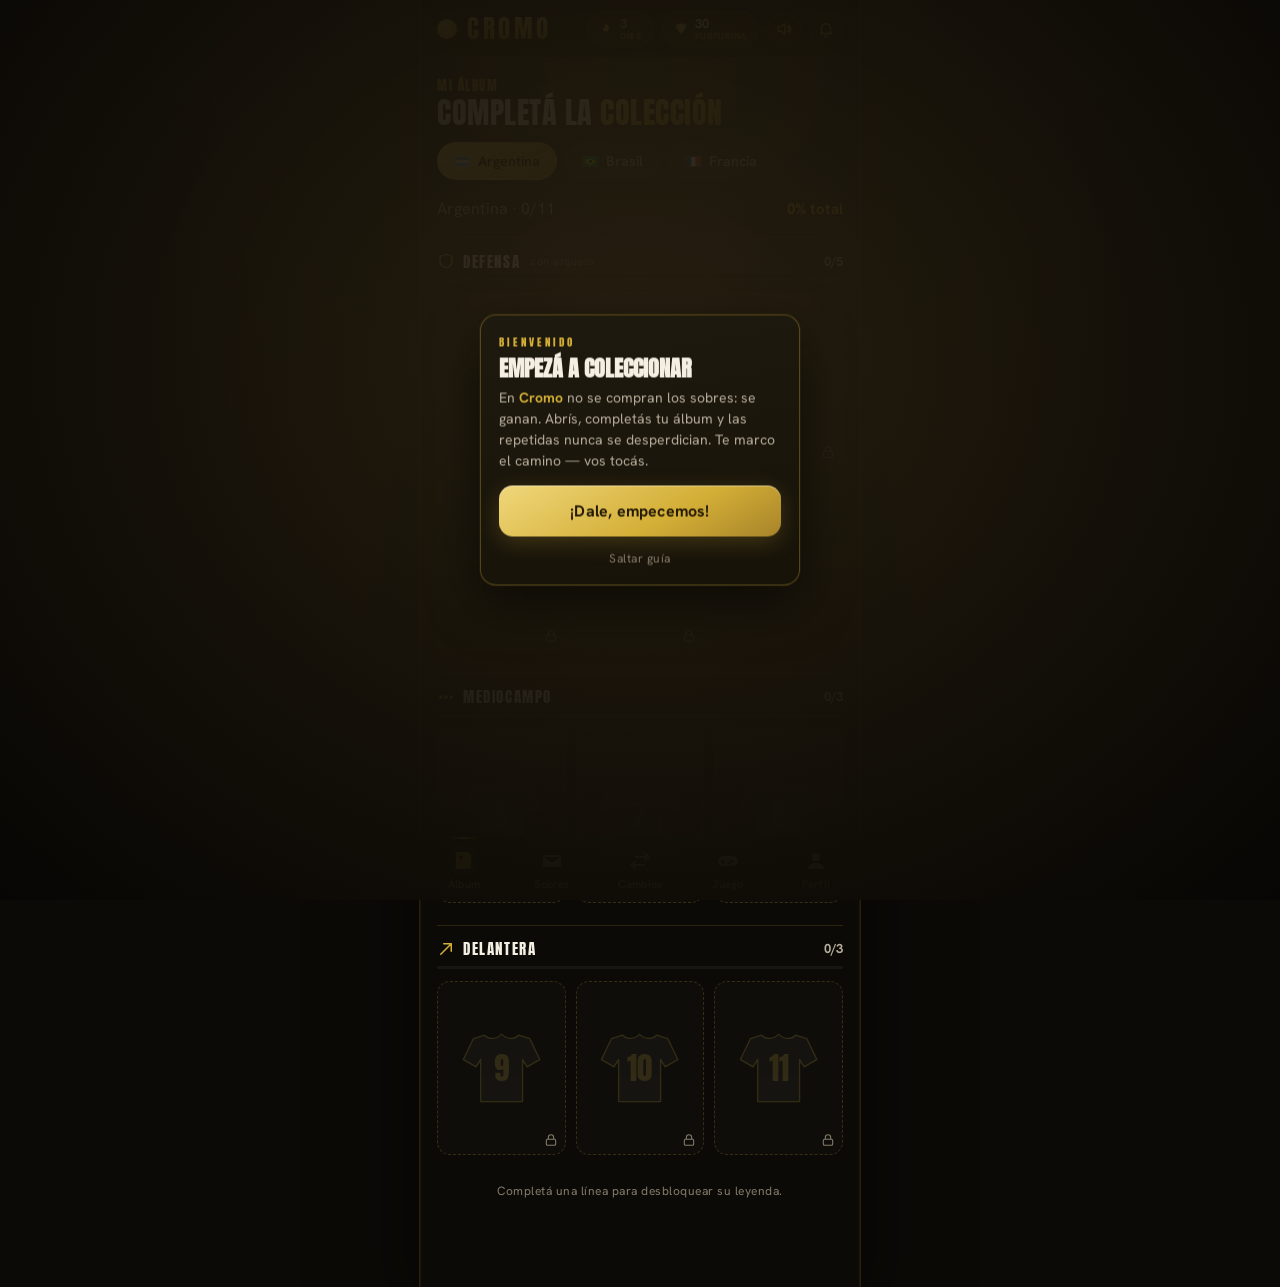
<file: index.html>
<!DOCTYPE html>
<html lang="es">
<head>
  <meta charset="UTF-8" />
  <meta name="viewport" content="width=device-width, initial-scale=1, viewport-fit=cover" />
  <meta name="theme-color" content="#0c0a07" />
  <meta name="description" content="Cromo — álbum de figuritas digital" />

  <title>Cromo</title>

  <link rel="manifest" href="./manifest.json" />
  <link rel="icon" type="image/svg+xml" href="./assets/icon.svg" />
  <link rel="apple-touch-icon" href="./assets/icon.svg" />

  <link rel="preconnect" href="https://fonts.googleapis.com" />
  <link rel="preconnect" href="https://fonts.gstatic.com" crossorigin />
  <link href="https://fonts.googleapis.com/css2?family=Anton&family=Hanken+Grotesk:wght@300;400;500;600;700&display=swap" rel="stylesheet" />

  <link rel="stylesheet" href="./css/styles.css" />
</head>
<body>
  <div class="app-frame">
    <header class="app-header">
      <div class="brand">
        <span class="brand-mark" aria-hidden="true"></span>
        <h1 class="brand-name">Cromo</h1>
      </div>
      <div class="header-stats">
        <div class="chip chip-streak" id="chip-streak" aria-label="Racha diaria"></div>
        <a class="chip chip-purp" id="chip-purp" href="#/tienda" aria-label="Purpurina · ir a tienda"></a>
        <button class="sound-btn" id="sound-toggle" type="button" aria-label="Sonido"></button>
        <button class="notif-bell" id="notif-bell" type="button" aria-label="Notificaciones"></button>
      </div>
    </header>

    <main id="view" class="app-view" role="main" aria-live="polite"></main>

    <nav class="app-tabs" role="navigation" aria-label="Navegación principal">
      <a class="tab" href="#/album" data-route="album">
        <svg class="tab-icon" viewBox="0 0 24 24" aria-hidden="true"><path d="M5 4h11l3 3v13a1 1 0 0 1-1 1H5a1 1 0 0 1-1-1V5a1 1 0 0 1 1-1zm2 4v4l2-1.2L11 12V8H7z"/></svg>
        <span class="tab-label">Álbum</span>
      </a>
      <a class="tab" href="#/sobres" data-route="sobres">
        <svg class="tab-icon" viewBox="0 0 24 24" aria-hidden="true"><path d="M4 6h16a1 1 0 0 1 1 1v10a1 1 0 0 1-1 1H4a1 1 0 0 1-1-1V7a1 1 0 0 1 1-1zm0 2v.4l8 5 8-5V8H4z"/></svg>
        <span class="tab-label">Sobres</span>
      </a>
      <a class="tab" href="#/cambios" data-route="cambios">
        <svg class="tab-icon" viewBox="0 0 24 24" aria-hidden="true"><path d="M7 7h11l-2.5-2.5L17 3l5 5-5 5-1.5-1.5L18 9H7V7zm10 10H6l2.5 2.5L7 21l-5-5 5-5 1.5 1.5L6 15h11v2z"/></svg>
        <span class="tab-label">Cambios</span>
      </a>
      <a class="tab" href="#/juego" data-route="juego">
        <svg class="tab-icon" viewBox="0 0 24 24" aria-hidden="true"><path d="M7 7a5 5 0 0 0-5 5 5 5 0 0 0 5 5h10a5 5 0 0 0 5-5 5 5 0 0 0-5-5H7zm-1 4h2v1h1v2H8v1H6v-1H5v-2h1v-1zm10 0a1.5 1.5 0 1 1 0 3 1.5 1.5 0 0 1 0-3zm-3 2a1.5 1.5 0 1 1 0 3 1.5 1.5 0 0 1 0-3z"/></svg>
        <span class="tab-label">Juego</span>
      </a>
      <a class="tab" href="#/perfil" data-route="perfil">
        <svg class="tab-icon" viewBox="0 0 24 24" aria-hidden="true"><path d="M12 12a4 4 0 1 0 0-8 4 4 0 0 0 0 8zm0 2c-4 0-8 2-8 5v1h16v-1c0-3-4-5-8-5z"/></svg>
        <span class="tab-label">Perfil</span>
      </a>
    </nav>
  </div>

  <script defer src="./js/icons.js"></script>
  <script defer src="./js/data.js"></script>
  <script defer src="./js/jersey.js"></script>
  <script defer src="./js/state.js"></script>
  <script defer src="./js/pack.js"></script>
  <script defer src="./js/legends.js"></script>
  <script defer src="./js/notifications.js"></script>
  <script defer src="./js/audio.js"></script>
  <script defer src="./js/anim.js"></script>
  <script defer src="./js/views/sticker.js"></script>
  <script defer src="./js/views/reveal.js"></script>
  <script defer src="./js/views/sobres.js"></script>
  <script defer src="./js/views/album.js"></script>
  <script defer src="./js/views/cambios.js"></script>
  <script defer src="./js/views/tienda.js"></script>
  <script defer src="./js/views/notifs.js"></script>
  <script defer src="./js/views/placeholder.js"></script>
  <script defer src="./js/onboarding.js"></script>
  <script defer src="./js/app.js"></script>

  <script>
    if ('serviceWorker' in navigator) {
      window.addEventListener('load', () => {
        navigator.serviceWorker.register('./sw.js').catch(() => {});
      });
    }
  </script>
</body>
</html>
</file>
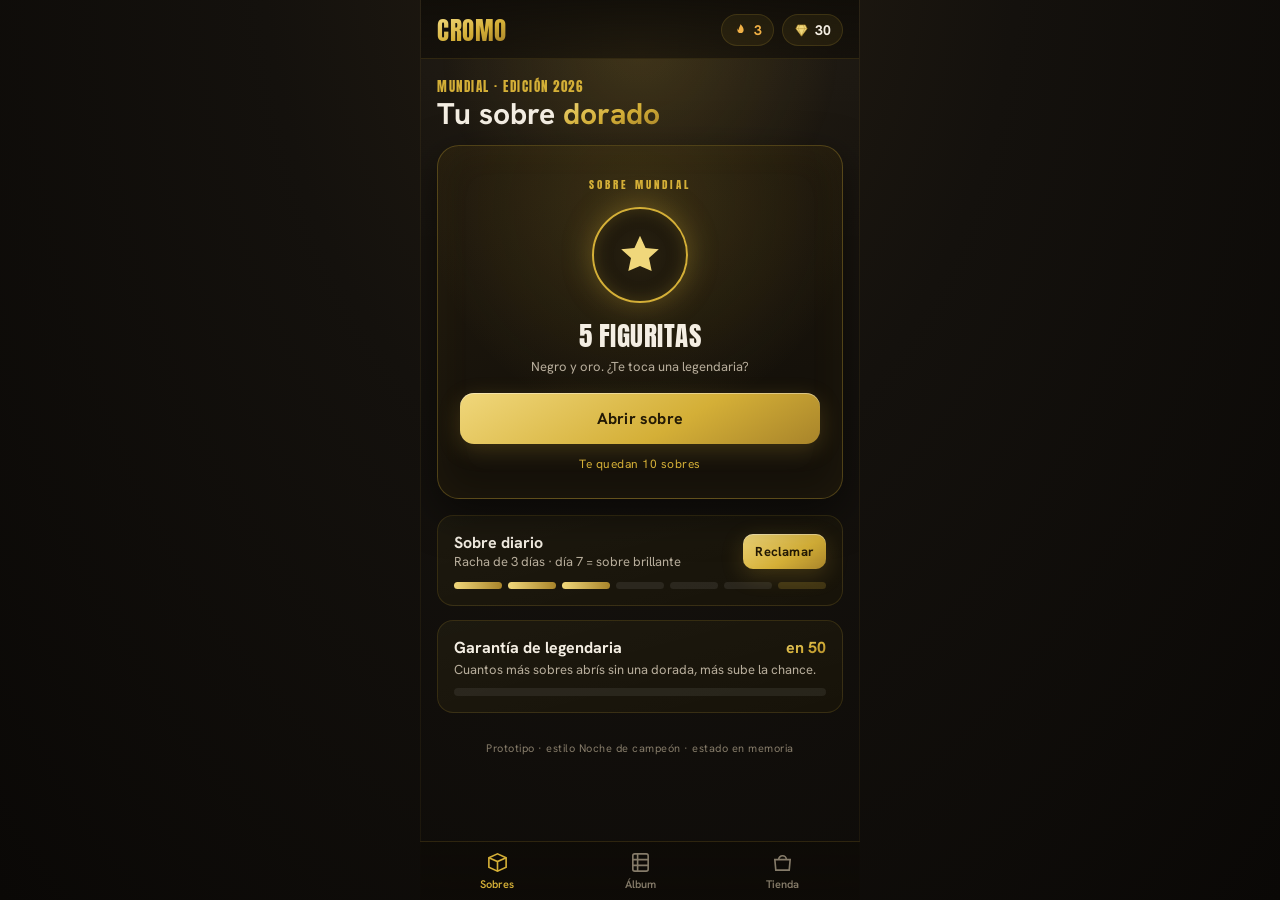
<file: referencia/index.html>
<!DOCTYPE html>
<html lang="es">
<head>
<meta charset="UTF-8">
<meta name="viewport" content="width=device-width, initial-scale=1.0, maximum-scale=1.0, user-scalable=no">
<meta name="theme-color" content="#14110d">
<title>Cromo — Noche de campeón</title>
<link rel="preconnect" href="https://fonts.googleapis.com">
<link rel="preconnect" href="https://fonts.gstatic.com" crossorigin>
<link href="https://fonts.googleapis.com/css2?family=Anton&family=Hanken+Grotesk:wght@400;500;600;700&display=swap" rel="stylesheet">
<style>
:root{
  --bg:#0c0a07; --panel:#171309; --panel2:#1f1a0f;
  --gold:#D4AF37; --gold-lt:#F0D77B; --gold-dk:#A8842A;
  --cream:#F4EEE3; --muted:#B8AE9C; --dim:#857B69;
  --comun:#9DA3AB; --especial:#4FA3E3; --brillante:#9B6DD6; --legendaria:#D4AF37;
  --line:rgba(212,175,55,.16);
}
*{box-sizing:border-box;-webkit-tap-highlight-color:transparent;}
html,body{margin:0;padding:0;}
body{
  font-family:'Hanken Grotesk',sans-serif;
  background:radial-gradient(ellipse at 50% -10%, #241d12 0%, #14110d 42%, #0a0806 100%) fixed;
  color:var(--cream); min-height:100vh;
}
#app{
  max-width:440px; margin:0 auto; min-height:100vh; position:relative;
  padding-bottom:78px; overflow:hidden;
  background:linear-gradient(180deg, rgba(255,255,255,.015), transparent 30%);
  border-left:1px solid rgba(212,175,55,.07); border-right:1px solid rgba(212,175,55,.07);
}
#app::before{
  content:""; position:fixed; top:-120px; left:50%; transform:translateX(-50%);
  width:480px; height:340px; border-radius:50%; pointer-events:none; z-index:0;
  background:radial-gradient(circle, rgba(212,175,55,.16), transparent 68%);
}
.au{font-family:'Anton',sans-serif;font-weight:400;letter-spacing:.5px;text-transform:uppercase;}
.gold-text{
  background:linear-gradient(160deg,var(--gold-lt),var(--gold) 55%,var(--gold-dk));
  -webkit-background-clip:text;background-clip:text;color:transparent;
}

/* Header */
header{
  position:sticky;top:0;z-index:20;display:flex;align-items:center;justify-content:space-between;
  padding:14px 16px 12px; backdrop-filter:blur(10px);
  background:linear-gradient(180deg, rgba(16,13,8,.92), rgba(16,13,8,.62));
  border-bottom:1px solid var(--line);
}
.brand{font-size:25px;line-height:1;}
.stats{display:flex;gap:8px;align-items:center;}
.chip{
  display:flex;align-items:center;gap:6px;padding:6px 11px;border-radius:999px;
  background:rgba(212,175,55,.08);border:1px solid var(--line);
  font-weight:700;font-size:14px;color:var(--cream);
}
.chip svg{width:15px;height:15px;display:block;}
.chip.flame{color:#F0B046;}

/* Layout */
main{position:relative;z-index:1;padding:18px 16px 8px;}
.sec-title{font-size:13px;letter-spacing:1.5px;color:var(--gold);margin:0 0 2px;}
.h1{font-size:30px;line-height:1.04;margin:0 0 16px;}
.muted{color:var(--muted);} .dim{color:var(--dim);}

/* Buttons */
.btn{
  font-family:'Hanken Grotesk';font-weight:700;font-size:16px;border:none;cursor:pointer;
  border-radius:14px;padding:15px 18px;width:100%;color:#241a05;letter-spacing:.2px;
  background:linear-gradient(150deg,var(--gold-lt),var(--gold) 60%,var(--gold-dk));
  box-shadow:0 6px 22px rgba(212,175,55,.22), inset 0 1px 0 rgba(255,255,255,.4);
  transition:transform .12s ease, box-shadow .2s ease;
}
.btn:active{transform:scale(.975);}
.btn:disabled{filter:grayscale(.7) brightness(.65);box-shadow:none;cursor:default;color:#0a0806;}
.btn.ghost{background:transparent;color:var(--gold);border:1px solid var(--line);box-shadow:none;}
.btn.sm{font-size:13px;padding:9px 12px;border-radius:10px;width:auto;}

/* Pack card */
.pack{
  position:relative;border-radius:22px;padding:30px 22px 26px;margin-bottom:16px;overflow:hidden;
  background:
    radial-gradient(circle at 50% 18%, rgba(212,175,55,.16), transparent 60%),
    linear-gradient(165deg,#211a0e,#15110a 70%);
  border:1px solid rgba(212,175,55,.3);
  box-shadow:0 14px 40px rgba(0,0,0,.5), inset 0 0 40px rgba(212,175,55,.05);
  text-align:center;
}
.pack .ribbon{font-size:11px;letter-spacing:3px;color:var(--gold);}
.pack .crest{
  width:96px;height:96px;margin:14px auto 12px;border-radius:50%;display:grid;place-items:center;
  background:radial-gradient(circle,#2a2210,#15110a);border:2px solid var(--gold);
  box-shadow:0 0 30px rgba(212,175,55,.35), inset 0 0 18px rgba(212,175,55,.25);
}
.pack .crest svg{width:46px;height:46px;}
.pack h2{font-size:27px;margin:6px 0 2px;}
.pack .sub{font-size:13px;color:var(--muted);margin-bottom:18px;}
.pack .count{font-size:12px;color:var(--gold);margin-top:12px;letter-spacing:.5px;}

/* Cards (daily / pity) */
.card{
  background:linear-gradient(165deg,rgba(255,255,255,.025),transparent), var(--panel);
  border:1px solid var(--line); border-radius:16px; padding:16px;margin-bottom:14px;
}
.row{display:flex;align-items:center;justify-content:space-between;gap:12px;}
.streak-dots{display:flex;gap:6px;margin-top:12px;}
.sd{flex:1;height:7px;border-radius:99px;background:rgba(255,255,255,.08);}
.sd.on{background:linear-gradient(90deg,var(--gold-lt),var(--gold-dk));}
.sd.gift{background:rgba(212,175,55,.2);}
.bar{height:8px;border-radius:99px;background:rgba(255,255,255,.07);overflow:hidden;margin-top:10px;}
.bar > i{display:block;height:100%;background:linear-gradient(90deg,var(--gold-lt),var(--gold));border-radius:99px;}

/* Flag + jersey */
.flag{width:17px;height:11px;border-radius:2px;border:.5px solid rgba(255,255,255,.3);
  display:inline-block;vertical-align:-1px;flex:0 0 auto;}
.jsvg{width:86%;height:86%;display:block;filter:drop-shadow(0 4px 8px rgba(0,0,0,.4));}

/* Album */
.pages{display:flex;gap:8px;overflow-x:auto;padding-bottom:4px;margin-bottom:14px;}
.pages::-webkit-scrollbar{display:none;}
.page-tab{
  flex:0 0 auto;padding:9px 16px;border-radius:999px;font-weight:600;font-size:14px;cursor:pointer;
  display:flex;align-items:center;gap:7px;
  background:rgba(255,255,255,.04);border:1px solid transparent;color:var(--muted);white-space:nowrap;
}
.page-tab.active{color:#241a05;background:linear-gradient(150deg,var(--gold-lt),var(--gold-dk));}
.prog-line{display:flex;align-items:baseline;justify-content:space-between;margin-bottom:12px;}
.prog-line .pct{font-size:15px;color:var(--gold);font-weight:700;}
.grid{display:grid;grid-template-columns:repeat(3,1fr);gap:10px;}

.slot{aspect-ratio:.74;border-radius:13px;position:relative;overflow:hidden;}
.slot.empty{
  border:1.5px dashed rgba(212,175,55,.2);background:rgba(255,255,255,.015);
  display:grid;place-items:center;
}
.slot.empty .jsvg{width:72%;height:72%;opacity:.95;filter:none;}
.slot.empty .lock{position:absolute;bottom:6px;right:6px;width:16px;height:16px;color:var(--dim);}
.slot.empty .lock svg{width:100%;height:100%;}

.sticker{
  height:100%;display:flex;flex-direction:column;border-radius:13px;overflow:hidden;
  border:1.5px solid var(--rc,#555);background:var(--panel2);
  box-shadow:0 4px 14px rgba(0,0,0,.4);
}
.sticker .photo{
  flex:1;position:relative;display:flex;align-items:center;justify-content:center;
  background:radial-gradient(circle at 50% 42%, #2c2614, #14110b 72%);
}
.sticker .photo .rdot{position:absolute;top:6px;right:6px;width:9px;height:9px;border-radius:50%;background:var(--rc);box-shadow:0 0 6px var(--rc);}
.sticker .label{padding:7px 6px 8px;background:rgba(0,0,0,.28);}
.sticker .label .ct{display:flex;align-items:center;justify-content:center;gap:5px;}
.sticker .label .ct b{font-size:11px;font-weight:600;white-space:nowrap;overflow:hidden;text-overflow:ellipsis;}
.sticker .label .rar{display:block;text-align:center;font-size:8.5px;letter-spacing:1px;text-transform:uppercase;color:var(--rc);font-weight:700;margin-top:2px;}

/* foil for legendaria */
.foil{padding:2px;border-radius:14px;height:100%;
  background:linear-gradient(135deg,#F6E08B,#D4AF37 40%,#8a6a1f 60%,#F0D77B 85%);
  background-size:200% 200%;animation:foilmove 4s linear infinite;}
.foil .sticker{border-color:transparent;height:100%;}
.foil .photo::after{content:"";position:absolute;inset:0;
  background:linear-gradient(115deg,transparent 38%,rgba(255,255,255,.5) 50%,transparent 62%);
  transform:translateX(-120%);animation:shine 3.2s ease-in-out infinite;}
@keyframes foilmove{0%{background-position:0 0;}100%{background-position:200% 200%;}}
@keyframes shine{0%,100%{transform:translateX(-120%);}55%,70%{transform:translateX(120%);}}

/* Tienda */
.shop-item{display:flex;align-items:center;gap:12px;padding:11px;border-radius:14px;
  background:var(--panel);border:1px solid var(--line);margin-bottom:10px;}
.mini{width:48px;height:62px;border-radius:9px;flex:0 0 auto;display:flex;align-items:center;justify-content:center;
  background:radial-gradient(circle at 50% 42%,#2c2614,#14110b);border:1px solid var(--line);}
.mini .jsvg{width:84%;height:84%;}
.shop-item .info{flex:1;min-width:0;}
.shop-item .info .ct{display:flex;align-items:center;gap:6px;}
.shop-item .info .ct b{font-size:14px;font-weight:600;}
.shop-item .info .r{font-size:11px;letter-spacing:.8px;text-transform:uppercase;font-weight:700;margin-top:2px;display:block;}
.cost{display:flex;align-items:center;gap:5px;font-weight:700;font-size:14px;color:var(--gold);}
.cost svg{width:13px;height:13px;}

.empty-state{text-align:center;padding:48px 20px;color:var(--muted);}
.empty-state svg{width:40px;height:40px;opacity:.4;margin-bottom:12px;}

/* Nav */
nav{
  position:fixed;left:0;right:0;bottom:0;max-width:440px;margin:0 auto;z-index:30;
  display:flex;backdrop-filter:blur(12px);
  background:linear-gradient(0deg, rgba(14,11,7,.97), rgba(14,11,7,.8));
  border-top:1px solid var(--line);padding:9px 6px calc(9px + env(safe-area-inset-bottom));
}
.nav-item{flex:1;display:flex;flex-direction:column;align-items:center;gap:3px;
  color:var(--dim);cursor:pointer;font-size:11px;font-weight:600;}
.nav-item svg{width:23px;height:23px;}
.nav-item.active{color:var(--gold);}

/* Reveal overlay */
.overlay{position:fixed;inset:0;z-index:100;display:flex;flex-direction:column;
  align-items:center;justify-content:center;padding:24px;
  background:radial-gradient(ellipse at 50% 35%, rgba(40,32,16,.96), rgba(7,6,4,.99));
  animation:fade .25s ease;}
@keyframes fade{from{opacity:0;}to{opacity:1;}}
.reveal-title{font-size:13px;letter-spacing:3px;color:var(--gold);margin-bottom:18px;text-align:center;}
.reveal-grid{display:flex;flex-wrap:wrap;gap:12px;justify-content:center;max-width:380px;margin-bottom:8px;}
.rcard{width:96px;height:130px;perspective:900px;}
.rcard .inner{position:relative;width:100%;height:100%;transform-style:preserve-3d;
  transition:transform .55s cubic-bezier(.2,.8,.25,1);}
.rcard.flipped .inner{transform:rotateY(180deg);}
.rcard .face{position:absolute;inset:0;backface-visibility:hidden;border-radius:12px;overflow:hidden;}
.rcard .back{display:grid;place-items:center;
  background:radial-gradient(circle,#2a2210,#15110a);border:2px solid var(--gold);}
.rcard .back svg{width:30px;height:30px;opacity:.85;}
.rcard .front{transform:rotateY(180deg);}
.rcard.leg .front{box-shadow:0 0 26px rgba(212,175,55,.7);animation:legpulse 1.6s ease-in-out infinite;}
@keyframes legpulse{0%,100%{box-shadow:0 0 18px rgba(212,175,55,.5);}50%{box-shadow:0 0 34px rgba(212,175,55,.9);}}
.rcard .newtag{position:absolute;top:-7px;left:50%;transform:translateX(-50%);z-index:3;
  font-size:9px;font-weight:700;letter-spacing:1px;padding:2px 8px;border-radius:99px;
  background:var(--gold);color:#241a05;}
.tally{font-size:14px;color:var(--cream);text-align:center;margin:14px 0 18px;min-height:20px;}
.tally b{color:var(--gold);}
.confetti{position:absolute;top:-12px;width:8px;height:12px;border-radius:2px;z-index:1;
  animation:cfall linear forwards;}
@keyframes cfall{0%{transform:translateY(-20px) rotate(0);opacity:1;}
  100%{transform:translateY(105vh) rotate(540deg);opacity:.9;}}

footer{text-align:center;font-size:11px;color:var(--dim);padding:14px 0 4px;letter-spacing:.5px;}
</style>
</head>
<body>
<div id="app">
  <header>
    <div class="brand au gold-text">Cromo</div>
    <div class="stats">
      <div class="chip flame" id="streakChip"></div>
      <div class="chip" id="purpChip"></div>
    </div>
  </header>
  <main id="view"></main>
  <nav id="nav"></nav>
</div>

<script>
/* ---------- Iconos ---------- */
const ICON = {
  gem:'<svg viewBox="0 0 24 24" fill="none"><path d="M6 3h12l3 6-9 12L3 9l3-6Z" fill="#F0D77B" stroke="#A8842A" stroke-width="1"/><path d="M3 9h18M9 3 7 9l5 12M15 3l2 6-5 12" stroke="#A8842A" stroke-width="1" opacity=".7"/></svg>',
  flame:'<svg viewBox="0 0 24 24" fill="currentColor"><path d="M12 2s5 4 5 9a5 5 0 0 1-10 0c0-1 .3-2 .8-2.8C7.5 9 8 11 9 11c0-3 2-5 3-9Z"/></svg>',
  star:'<svg viewBox="0 0 24 24" fill="#F0D77B"><path d="m12 2 2.9 6.3 6.9.7-5.1 4.6 1.4 6.8L12 17.8 5.9 20.4l1.4-6.8L2.2 9l6.9-.7L12 2Z"/></svg>',
  lock:'<svg viewBox="0 0 24 24" fill="none" stroke="currentColor" stroke-width="1.6"><rect x="5" y="11" width="14" height="9" rx="2"/><path d="M8 11V8a4 4 0 0 1 8 0v3"/></svg>',
  pack:'<svg viewBox="0 0 24 24" fill="none" stroke="currentColor" stroke-width="1.7"><path d="M3 7l9-4 9 4v10l-9 4-9-4V7Z"/><path d="M3 7l9 4 9-4M12 11v10"/></svg>',
  album:'<svg viewBox="0 0 24 24" fill="none" stroke="currentColor" stroke-width="1.7"><rect x="4" y="3" width="16" height="18" rx="2"/><path d="M9 3v18M4 9h16M4 15h16"/></svg>',
  shop:'<svg viewBox="0 0 24 24" fill="none" stroke="currentColor" stroke-width="1.7"><path d="M4 9h16l-1 11H5L4 9Z"/><path d="M8 9a4 4 0 0 1 8 0"/></svg>',
};

/* ---------- Banderas (SVG propias, simplificadas) ---------- */
const FLAGS = {
  arg:'<svg viewBox="0 0 24 16" class="flag"><rect width="24" height="16" fill="#74ACDF"/><rect y="5.33" width="24" height="5.34" fill="#fff"/><circle cx="12" cy="8" r="1.7" fill="#F6B40E"/></svg>',
  bra:'<svg viewBox="0 0 24 16" class="flag"><rect width="24" height="16" fill="#009C3B"/><polygon points="12,2 22,8 12,14 2,8" fill="#FFDF00"/><circle cx="12" cy="8" r="3" fill="#002776"/></svg>',
  fra:'<svg viewBox="0 0 24 16" class="flag"><rect width="8" height="16" fill="#0055A4"/><rect x="8" width="8" height="16" fill="#fff"/><rect x="16" width="8" height="16" fill="#EF4135"/></svg>',
};
const flag = id => FLAGS[id] || '';

/* ---------- Datos ---------- */
const RAR = {
  comun:     {label:'Común',     color:'#9DA3AB', drop:.70, dupe:1,  cost:8},
  especial:  {label:'Especial',  color:'#4FA3E3', drop:.22, dupe:5,  cost:30},
  brillante: {label:'Brillante', color:'#9B6DD6', drop:.07, dupe:20, cost:90},
  legendaria:{label:'Legendaria',color:'#D4AF37', drop:.01, dupe:100,cost:400},
};
/* Colores actuales de cada selección (sin escudos ni marcas) */
const TEAMS = [
  {id:'arg', name:'Argentina', kit:{type:'stripes', base:'#6FB1E6', side:'#FFFFFF', trim:'#0B2A4A', num:'#0B2A4A'}},
  {id:'bra', name:'Brasil',    kit:{type:'solid',   base:'#FFD400', side:'#FFD400', trim:'#00803D', num:'#00471F'}},
  {id:'fra', name:'Francia',   kit:{type:'solid',   base:'#1F347A', side:'#1F347A', trim:'#FFFFFF', num:'#FFFFFF'}},
];
const RPATTERN = ['comun','comun','comun','especial','comun','comun','especial','brillante','especial','legendaria','comun'];
const ROSTER = [];
TEAMS.forEach(t=>{ for(let i=0;i<11;i++) ROSTER.push({id:t.id+'-'+(i+1), team:t.id, num:i+1, rar:RPATTERN[i]}); });
const TOTAL = ROSTER.length;

/* ---------- Camiseta (SVG) ---------- */
let _jid = 0;
function jersey(t, num, ghost){
  const id='j'+(_jid++), k=t.kit;
  const shirt="M50 13 C44 19 36 19 31 14 L19 18 L8 41 L22 49 L27 41 L27 87 L73 87 L73 41 L78 49 L92 41 L81 18 L69 14 C64 19 56 19 50 13 Z";
  const collar="M31 14 C36 19 44 19 50 13 C56 19 64 19 69 14";
  if(ghost){
    return `<svg viewBox="0 0 100 100" class="jsvg" xmlns="http://www.w3.org/2000/svg" aria-hidden="true">
      <path d="${shirt}" fill="rgba(255,255,255,.03)" stroke="rgba(212,175,55,.18)" stroke-width="1.5" stroke-linejoin="round"/>
      <text x="50" y="64" text-anchor="middle" font-family="Anton,sans-serif" font-size="34" fill="rgba(212,175,55,.16)">${num}</text>
    </svg>`;
  }
  let fillC;
  if(k.type==='stripes'){
    let r=''; for(let x=8;x<92;x+=16) r+=`<rect x="${x}" y="8" width="8" height="84" fill="${k.side}"/>`;
    fillC=`<rect width="100" height="100" fill="${k.base}"/>${r}`;
  } else {
    fillC=`<rect width="100" height="100" fill="${k.base}"/>`;
  }
  return `<svg viewBox="0 0 100 100" class="jsvg" xmlns="http://www.w3.org/2000/svg" role="img" aria-label="Camiseta número ${num}">
    <defs><clipPath id="${id}"><path d="${shirt}"/></clipPath></defs>
    <g clip-path="url(#${id})">${fillC}</g>
    <path d="${shirt}" fill="none" stroke="rgba(255,255,255,.3)" stroke-width="1.6" stroke-linejoin="round"/>
    <path d="${collar}" fill="none" stroke="${k.trim}" stroke-width="3.2" stroke-linecap="round"/>
    <text x="50" y="64" text-anchor="middle" font-family="Anton,sans-serif" font-size="34" fill="${k.num}">${num}</text>
  </svg>`;
}

/* ---------- Estado (en memoria) ---------- */
const state = {
  tab:'sobres', packs:10, purpurina:30, owned:new Set(),
  sinceLeg:0, streak:3, dailyClaimed:false, albumTeam:'arg'
};
const HARD_PITY = 50, SOFT_FROM = 30;
const team = id => TEAMS.find(t=>t.id===id);
const stk  = id => ROSTER.find(s=>s.id===id);

/* ---------- Lógica de sobres ---------- */
function legChance(){
  if(state.sinceLeg < SOFT_FROM) return RAR.legendaria.drop;
  return Math.min(.6, RAR.legendaria.drop + (state.sinceLeg - SOFT_FROM + 1) * .025);
}
function rollRarity(){
  const forced = state.sinceLeg + 1 >= HARD_PITY;
  const w = {legendaria: forced ? 1 : legChance(), brillante:RAR.brillante.drop, especial:RAR.especial.drop, comun:RAR.comun.drop};
  const sum = w.legendaria + w.brillante + w.especial + w.comun;
  let r = Math.random()*sum, acc=0;
  for(const k of ['legendaria','brillante','especial','comun']){ acc+=w[k]; if(r<=acc) return k; }
  return 'comun';
}
function pick(rar){ const pool=ROSTER.filter(s=>s.rar===rar); return pool[Math.floor(Math.random()*pool.length)]; }
function openPack(){
  const res=[];
  for(let i=0;i<5;i++){
    const rar=rollRarity();
    if(rar==='legendaria') state.sinceLeg=0; else state.sinceLeg++;
    const s=pick(rar), isNew=!state.owned.has(s.id);
    if(isNew) state.owned.add(s.id); else state.purpurina+=RAR[rar].dupe;
    res.push({s, isNew});
  }
  state.packs--; return res;
}
function openOne(){ if(state.packs<=0) return; showReveal(openPack()); }
function claimDaily(){ if(state.dailyClaimed) return; state.dailyClaimed=true; state.streak++; state.packs++; render(); }
function buy(id){ const s=stk(id), c=RAR[s.rar].cost; if(state.owned.has(id)||state.purpurina<c) return; state.purpurina-=c; state.owned.add(id); render(); }
function setTab(t){ state.tab=t; render(); }
function setTeam(t){ state.albumTeam=t; render(); }

/* ---------- Render: header + nav ---------- */
function renderChrome(){
  streakChip.innerHTML = ICON.flame + state.streak;
  purpChip.innerHTML   = ICON.gem + state.purpurina;
  const items=[['sobres','Sobres',ICON.pack],['album','Álbum',ICON.album],['tienda','Tienda',ICON.shop]];
  nav.innerHTML = items.map(([id,l,ic])=>
    `<div class="nav-item ${state.tab===id?'active':''}" onclick="setTab('${id}')">${ic}<span>${l}</span></div>`).join('');
}

/* ---------- Sticker ---------- */
function stickerHTML(s){
  const t=team(s.team), r=RAR[s.rar];
  const inner=`
    <div class="sticker" style="--rc:${r.color}">
      <div class="photo"><span class="rdot"></span>${jersey(t,s.num)}</div>
      <div class="label">
        <div class="ct">${flag(t.id)}<b>${t.name}</b></div>
        <span class="rar">${r.label}</span>
      </div>
    </div>`;
  return s.rar==='legendaria' ? `<div class="foil">${inner}</div>` : inner;
}

/* ---------- Render: sobres ---------- */
function renderSobres(){
  const pity = HARD_PITY - state.sinceLeg;
  const pityPct = Math.min(100, (state.sinceLeg/HARD_PITY)*100);
  const dots = Array.from({length:7},(_,i)=>{
    const on = i===6 ? (state.streak%7>=6||state.streak>=7) : ((state.streak%7||7)>i);
    return `<div class="sd ${i===6?'gift':''} ${on?'on':''}"></div>`;
  }).join('');
  view.innerHTML = `
    <p class="sec-title au">Mundial · edición 2026</p>
    <h1 class="h1">Tu sobre <span class="gold-text">dorado</span></h1>
    <div class="pack">
      <div class="ribbon au">Sobre Mundial</div>
      <div class="crest">${ICON.star}</div>
      <h2 class="au">5 figuritas</h2>
      <div class="sub">Negro y oro. ¿Te toca una legendaria?</div>
      <button class="btn" onclick="openOne()" ${state.packs<=0?'disabled':''}>${state.packs>0?'Abrir sobre':'Sin sobres'}</button>
      <div class="count">Te quedan ${state.packs} sobre${state.packs===1?'':'s'}</div>
    </div>
    <div class="card">
      <div class="row">
        <div><b>Sobre diario</b><div class="muted" style="font-size:13px">Racha de ${state.streak} día${state.streak===1?'':'s'} · día 7 = sobre brillante</div></div>
        <button class="btn sm" onclick="claimDaily()" ${state.dailyClaimed?'disabled':''}>${state.dailyClaimed?'Reclamado':'Reclamar'}</button>
      </div>
      <div class="streak-dots">${dots}</div>
    </div>
    <div class="card">
      <div class="row"><b>Garantía de legendaria</b><span class="gold-text" style="font-weight:700">en ${pity}</span></div>
      <div class="muted" style="font-size:13px;margin-top:3px">Cuantos más sobres abrís sin una dorada, más sube la chance.</div>
      <div class="bar"><i style="width:${pityPct}%"></i></div>
    </div>
    <footer>Prototipo · estilo Noche de campeón · estado en memoria</footer>
  `;
}

/* ---------- Render: álbum ---------- */
function renderAlbum(){
  const t = state.albumTeam;
  const players = ROSTER.filter(s=>s.team===t);
  const ownedHere = players.filter(s=>state.owned.has(s.id)).length;
  const tabs = TEAMS.map(x=>`<div class="page-tab ${x.id===t?'active':''}" onclick="setTeam('${x.id}')">${flag(x.id)}${x.name}</div>`).join('');
  const cells = players.map(s=>{
    if(state.owned.has(s.id)) return `<div class="slot">${stickerHTML(s)}</div>`;
    return `<div class="slot empty">${jersey(team(t),s.num,true)}<span class="lock">${ICON.lock}</span></div>`;
  }).join('');
  view.innerHTML = `
    <p class="sec-title au">Mi álbum</p>
    <h1 class="h1" style="margin-bottom:14px">Completá la <span class="gold-text">colección</span></h1>
    <div class="pages">${tabs}</div>
    <div class="prog-line">
      <span class="muted">${team(t).name} · ${ownedHere}/${players.length}</span>
      <span class="pct">${Math.round(state.owned.size/TOTAL*100)}% total</span>
    </div>
    <div class="grid">${cells}</div>
    <footer>Tocá Tienda para cambiar repetidas por las que te faltan</footer>
  `;
}

/* ---------- Render: tienda ---------- */
function renderTienda(){
  const missing = ROSTER.filter(s=>!state.owned.has(s.id));
  const order={legendaria:0,brillante:1,especial:2,comun:3};
  missing.sort((a,b)=>order[a.rar]-order[b.rar] || a.team.localeCompare(b.team) || a.num-b.num);
  let body;
  if(missing.length===0){
    body = `<div class="empty-state">${ICON.star}<div><b>¡Álbum completo!</b></div><div style="margin-top:6px">Sos leyenda. Pronto: nueva temporada.</div></div>`;
  } else {
    body = missing.map(s=>{
      const t=team(s.team), r=RAR[s.rar], afford=state.purpurina>=r.cost;
      return `<div class="shop-item">
        <div class="mini">${jersey(t,s.num)}</div>
        <div class="info">
          <div class="ct">${flag(t.id)}<b>${t.name} · #${s.num}</b></div>
          <span class="r" style="color:${r.color}">${r.label}</span>
        </div>
        <button class="btn sm ${afford?'':'ghost'}" onclick="buy('${s.id}')" ${afford?'':'disabled'}>
          <span class="cost" style="color:${afford?'#241a05':''}">${ICON.gem}${r.cost}</span>
        </button>
      </div>`;
    }).join('');
  }
  view.innerHTML = `
    <p class="sec-title au">Tienda de Purpurina</p>
    <h1 class="h1" style="margin-bottom:6px">Comprá lo que te <span class="gold-text">falta</span></h1>
    <div class="card row" style="margin-bottom:16px">
      <span class="muted">Tu Purpurina (de tus repetidas)</span>
      <span class="cost" style="font-size:18px">${ICON.gem}${state.purpurina}</span>
    </div>
    ${body}
    <footer>Las repetidas se convierten en Purpurina automáticamente</footer>
  `;
}

/* ---------- Reveal ---------- */
function showReveal(res){
  const ov=document.createElement('div'); ov.className='overlay';
  const cards = res.map((c,i)=>{
    const leg = c.s.rar==='legendaria';
    return `<div class="rcard ${leg?'leg':''}" data-i="${i}"><div class="inner">
      <div class="face back">${ICON.star}</div>
      <div class="face front">${c.isNew?'<div class="newtag">Nueva</div>':''}${stickerHTML(c.s)}</div>
    </div></div>`;
  }).join('');
  const newCount = res.filter(c=>c.isNew).length;
  const dupGain = res.filter(c=>!c.isNew).reduce((a,c)=>a+RAR[c.s.rar].dupe,0);
  ov.innerHTML = `
    <div class="reveal-title au">Abriendo sobre…</div>
    <div class="reveal-grid">${cards}</div>
    <div class="tally" id="tally"></div>
    <div style="width:100%;max-width:320px"><button class="btn" id="contBtn" style="opacity:0;pointer-events:none">Continuar</button></div>`;
  document.body.appendChild(ov);
  const rcards=[...ov.querySelectorAll('.rcard')];
  let hasLeg=false;
  rcards.forEach((el,i)=>{
    setTimeout(()=>{ el.classList.add('flipped'); if(el.classList.contains('leg')){ hasLeg=true; burst(ov); } }, 380 + i*340);
  });
  setTimeout(()=>{
    const tally=ov.querySelector('#tally');
    let txt = `<b>${newCount}</b> nueva${newCount===1?'':'s'}`;
    if(dupGain>0) txt += ` · <b>+${dupGain}</b> Purpurina`;
    if(hasLeg) txt = '✦ ¡Legendaria! ✦<br>'+txt;
    tally.innerHTML = txt;
    const b=ov.querySelector('#contBtn');
    b.style.opacity='1'; b.style.pointerEvents='auto';
    b.onclick=()=>{ ov.remove(); render(); };
  }, 380 + rcards.length*340 + 350);
}
function burst(ov){
  const cols=['#F0D77B','#D4AF37','#F4EEE3','#7FB2E8','#A8842A'];
  for(let i=0;i<22;i++){
    const c=document.createElement('div'); c.className='confetti';
    c.style.left=Math.random()*100+'%'; c.style.background=cols[i%cols.length];
    c.style.animationDuration=(1.1+Math.random()*1.1)+'s'; c.style.animationDelay=(Math.random()*.25)+'s';
    ov.appendChild(c); setTimeout(()=>c.remove(),2600);
  }
}

/* ---------- Main render ---------- */
function render(){
  renderChrome();
  if(state.tab==='sobres') renderSobres();
  else if(state.tab==='album') renderAlbum();
  else renderTienda();
}
render();
</script>
</body>
</html>
</file>
<file: css/styles.css>
/* ============================================================
   Cromo — Noche de campeón
   Paleta + tipografías de la sección 3 del CLAUDE.md
   ============================================================ */

:root {
  --bg-0: #0c0a07;
  --bg-1: #14110d;
  --panel:  #171309;
  --panel2: #1f1a0f;

  --gold:        #D4AF37;
  --gold-light:  #F0D77B;
  --gold-dark:   #A8842A;

  --cream:    #F4EEE3;
  --text-dim: #B8AE9C;
  --text-mute:#857B69;

  --line:        rgba(212, 175, 55, 0.16);
  --line-strong: rgba(212, 175, 55, 0.32);

  --comun:      #9DA3AB;
  --especial:   #4FA3E3;
  --brillante:  #9B6DD6;
  --legendaria: #D4AF37;

  --font-display: 'Anton', 'Hanken Grotesk', sans-serif;
  --font-body:    'Hanken Grotesk', system-ui, -apple-system, sans-serif;

  --app-max-w: 440px;
  --header-h: 58px;
  --tabs-h: 64px;
  --safe-top: env(safe-area-inset-top, 0px);
  --safe-bottom: env(safe-area-inset-bottom, 0px);
}

* { box-sizing: border-box; -webkit-tap-highlight-color: transparent; }

html, body {
  margin: 0;
  padding: 0;
  height: 100%;
  background: var(--bg-0);
  color: var(--cream);
  font-family: var(--font-body);
  font-weight: 400;
  -webkit-font-smoothing: antialiased;
  -moz-osx-font-smoothing: grayscale;
  overscroll-behavior-y: contain;
}

body {
  background:
    radial-gradient(ellipse at 50% -10%, #241d12 0%, #14110d 42%, #0a0806 100%);
  background-attachment: fixed;
  min-height: 100dvh;
}

a { color: inherit; text-decoration: none; }
button { font-family: inherit; }

/* ============================================================
   Tipografía utilitaria del prototipo
   ============================================================ */

.au {
  font-family: var(--font-display);
  font-weight: 400;
  letter-spacing: 0.5px;
  text-transform: uppercase;
}

.gold-text {
  background: linear-gradient(160deg, var(--gold-light), var(--gold) 55%, var(--gold-dark));
  -webkit-background-clip: text;
  background-clip: text;
  color: transparent;
}

.muted { color: var(--text-dim); }
.dim   { color: var(--text-mute); }

/* ============================================================
   Frame de app (mobile-first, centrado en desktop)
   ============================================================ */

.app-frame {
  position: relative;
  width: 100%;
  max-width: var(--app-max-w);
  min-height: 100dvh;
  margin: 0 auto;
  display: grid;
  grid-template-rows: auto 1fr auto;
  background: linear-gradient(180deg, rgba(255,255,255,0.015), transparent 30%);
  border-left: 1px solid rgba(212,175,55,0.07);
  border-right: 1px solid rgba(212,175,55,0.07);
  overflow: hidden;
}

.app-frame::before {
  content: '';
  position: fixed;
  top: -120px;
  left: 50%;
  transform: translateX(-50%);
  width: 480px;
  height: 340px;
  border-radius: 50%;
  pointer-events: none;
  z-index: 0;
  background: radial-gradient(circle, rgba(212,175,55,0.16), transparent 68%);
}

@media (min-width: 480px) {
  .app-frame {
    box-shadow: 0 0 0 1px var(--line), 0 30px 80px rgba(0,0,0,0.6);
  }
}

/* ============================================================
   Header
   ============================================================ */

.app-header {
  position: sticky;
  top: 0;
  z-index: 20;
  height: calc(var(--header-h) + var(--safe-top));
  padding: 0 16px;
  padding-top: var(--safe-top);
  display: flex;
  align-items: center;
  justify-content: space-between;
  gap: 12px;
  background: linear-gradient(180deg, rgba(16,13,8,0.92), rgba(16,13,8,0.62));
  backdrop-filter: blur(12px);
  -webkit-backdrop-filter: blur(12px);
  border-bottom: 1px solid var(--line);
}

.brand { display: flex; align-items: center; gap: 10px; min-width: 0; }

.brand-mark {
  width: 20px; height: 20px; border-radius: 50%;
  background: radial-gradient(circle at 35% 30%, var(--gold-light), var(--gold) 55%, var(--gold-dark) 100%);
  box-shadow: 0 0 0 1px rgba(0,0,0,0.4), 0 0 12px rgba(212,175,55,0.45);
}

.brand-name {
  margin: 0;
  font-family: var(--font-display);
  font-weight: 400;
  font-size: 25px;
  line-height: 1;
  letter-spacing: 0.14em;
  text-transform: uppercase;
  background: linear-gradient(180deg, var(--gold-light) 0%, var(--gold) 60%, var(--gold-dark) 100%);
  -webkit-background-clip: text;
  background-clip: text;
  -webkit-text-fill-color: transparent;
}

.header-stats { display: flex; gap: 8px; align-items: center; }

.chip {
  display: flex;
  align-items: center;
  gap: 7px;
  padding: 5px 11px;
  border-radius: 999px;
  background: rgba(212,175,55,0.08);
  border: 1px solid var(--line);
  color: var(--cream);
  cursor: default;
  text-decoration: none;
  transition: background 160ms ease, border-color 160ms ease, transform 120ms ease;
}
.chip-ic { width: 14px; height: 14px; display: inline-flex; align-items: center; justify-content: center; }
.chip-ic svg { width: 100%; height: 100%; display: block; }
.chip-meta {
  display: flex;
  flex-direction: column;
  align-items: flex-start;
  line-height: 1;
  gap: 2px;
}
.chip-meta b {
  font-size: 13px;
  font-weight: 700;
  font-variant-numeric: tabular-nums;
}
.chip-meta small {
  font-size: 9px;
  font-weight: 600;
  letter-spacing: 0.7px;
  text-transform: uppercase;
  opacity: 0.7;
}
.chip-streak { color: #F0B046; }
.chip-streak .chip-meta small { color: #F0B046; opacity: 0.75; }
.chip-purp { cursor: pointer; }
.chip-purp:hover { background: rgba(212,175,55,0.14); border-color: var(--line-strong); }
.chip-purp:active { transform: scale(0.97); }
.chip-purp .chip-meta small { color: var(--gold); opacity: 0.8; }

/* Campana de notificaciones */
.notif-bell {
  position: relative;
  width: 34px;
  height: 34px;
  border-radius: 50%;
  border: 1px solid var(--line);
  background: rgba(212,175,55,0.06);
  color: var(--gold);
  display: inline-flex;
  align-items: center;
  justify-content: center;
  cursor: pointer;
  padding: 0;
  transition: background 0.15s, transform 0.1s;
}
.notif-bell svg { width: 18px; height: 18px; display: block; }
.notif-bell:hover { background: rgba(212,175,55,0.14); border-color: var(--line-strong); }

/* Botón de sonido (mute) */
.sound-btn {
  width: 34px;
  height: 34px;
  border-radius: 50%;
  border: 1px solid var(--line);
  background: rgba(212,175,55,0.06);
  color: var(--gold);
  display: inline-flex;
  align-items: center;
  justify-content: center;
  cursor: pointer;
  padding: 0;
  transition: background 160ms ease, border-color 160ms ease, transform 120ms ease;
}
.sound-btn svg { width: 18px; height: 18px; display: block; }
.sound-btn:hover { background: rgba(212,175,55,0.14); border-color: var(--line-strong); }
.sound-btn:active { transform: scale(0.92); }
.sound-btn.is-muted { color: var(--text-mute); background: rgba(255,255,255,0.03); }

/* Menú de audio (efectos + ambiente) colgado del header */
.audio-menu {
  position: absolute;
  top: calc(var(--header-h) + var(--safe-top) - 2px);
  right: 12px;
  width: 224px;
  background: linear-gradient(170deg, var(--panel2), var(--panel));
  border: 1px solid var(--line-strong);
  border-radius: 14px;
  padding: 6px;
  box-shadow: 0 16px 40px rgba(0,0,0,0.5);
  z-index: 40;
  animation: coachFade 0.16s ease;
}
.audio-menu[hidden] { display: none; }
.audio-row {
  display: flex;
  align-items: center;
  gap: 10px;
  width: 100%;
  padding: 9px 10px;
  border: none;
  background: none;
  color: var(--text-dim);
  cursor: pointer;
  border-radius: 9px;
  font-family: var(--font-body);
  font-size: 14px;
  text-align: left;
}
.audio-row:hover { background: rgba(212,175,55,0.07); }
.audio-row.on { color: var(--cream); }
.audio-ic { width: 18px; height: 18px; display: inline-flex; color: var(--gold); opacity: 0.45; }
.audio-row.on .audio-ic { opacity: 1; }
.audio-ic svg { width: 100%; height: 100%; display: block; }
.audio-label { flex: 1; }
.audio-switch {
  flex: 0 0 auto;
  width: 34px;
  height: 20px;
  border-radius: 999px;
  background: rgba(255,255,255,0.12);
  position: relative;
  transition: background 0.18s ease;
}
.audio-switch::after {
  content: '';
  position: absolute;
  top: 2px;
  left: 2px;
  width: 16px;
  height: 16px;
  border-radius: 50%;
  background: var(--text-mute);
  transition: transform 0.18s ease, background 0.18s ease;
}
.audio-switch[data-on="true"] { background: rgba(212,175,55,0.45); }
.audio-switch[data-on="true"]::after { transform: translateX(14px); background: var(--gold); }
.notif-bell:active { transform: scale(0.93); }
.notif-bell.has-unread { animation: bell-shake 1.2s cubic-bezier(.36,.07,.19,.97) both; }
@keyframes bell-shake {
  10%, 90% { transform: rotate(-3deg); }
  20%, 80% { transform: rotate(5deg); }
  30%, 50%, 70% { transform: rotate(-8deg); }
  40%, 60% { transform: rotate(8deg); }
}
.notif-badge {
  position: absolute;
  top: -3px;
  right: -3px;
  min-width: 16px;
  height: 16px;
  padding: 0 4px;
  border-radius: 99px;
  background: linear-gradient(150deg, #FF6B5B, #C73D2A);
  color: #fff;
  font-size: 9.5px;
  font-weight: 800;
  letter-spacing: 0.2px;
  font-variant-numeric: tabular-nums;
  display: inline-flex;
  align-items: center;
  justify-content: center;
  border: 1.5px solid #14110d;
  box-shadow: 0 1px 4px rgba(0,0,0,0.5);
}

/* ============================================================
   Vista
   ============================================================ */

.app-view {
  position: relative;
  z-index: 1;
  padding: 18px 16px calc(20px + var(--tabs-h) + var(--safe-bottom));
  min-height: 0;
  animation: fade-in 240ms ease-out;
}

@keyframes fade-in {
  from { opacity: 0; transform: translateY(6px); }
  to   { opacity: 1; transform: translateY(0); }
}

.sec-title {
  font-family: var(--font-display);
  font-weight: 400;
  font-size: 13px;
  letter-spacing: 1.5px;
  text-transform: uppercase;
  color: var(--gold);
  margin: 0 0 2px;
}

.h1 {
  font-family: var(--font-display);
  font-weight: 400;
  font-size: 30px;
  line-height: 1.04;
  letter-spacing: 0.5px;
  text-transform: uppercase;
  margin: 0 0 16px;
}

.hint {
  text-align: center;
  font-size: 12px;
  color: var(--text-mute);
  padding: 14px 0 4px;
  letter-spacing: 0.5px;
  margin: 14px 0 0;
}

/* Placeholder de pantallas sin lógica todavía */
.screen {
  display: flex; flex-direction: column; align-items: center; justify-content: center;
  text-align: center;
  min-height: calc(100dvh - var(--header-h) - var(--tabs-h) - 60px);
  gap: 14px;
  padding: 24px 8px;
}
.screen-eyebrow {
  font-family: var(--font-body);
  font-size: 11px;
  letter-spacing: 0.32em;
  text-transform: uppercase;
  color: var(--text-mute);
  margin: 0;
}
.screen-title {
  font-family: var(--font-display);
  font-weight: 400;
  font-size: 44px;
  line-height: 1;
  letter-spacing: 0.06em;
  text-transform: uppercase;
  margin: 0;
  background: linear-gradient(180deg, var(--gold-light) 0%, var(--gold) 55%, var(--gold-dark) 100%);
  -webkit-background-clip: text;
  background-clip: text;
  -webkit-text-fill-color: transparent;
}
.screen-divider {
  width: 56px; height: 1px;
  background: linear-gradient(90deg, transparent, var(--gold) 50%, transparent);
  margin: 6px 0 2px;
}
.screen-hint {
  max-width: 28ch;
  color: var(--text-dim);
  font-size: 14.5px;
  line-height: 1.5;
  margin: 0;
}

/* ============================================================
   Buttons
   ============================================================ */

.btn {
  font-family: var(--font-body);
  font-weight: 700;
  font-size: 16px;
  border: none;
  cursor: pointer;
  border-radius: 14px;
  padding: 15px 18px;
  width: 100%;
  color: #241a05;
  letter-spacing: 0.2px;
  background: linear-gradient(150deg, var(--gold-light), var(--gold) 60%, var(--gold-dark));
  box-shadow: 0 6px 22px rgba(212,175,55,0.22), inset 0 1px 0 rgba(255,255,255,0.4);
  transition: transform 120ms ease, box-shadow 200ms ease, filter 200ms ease;
}
.btn:active { transform: scale(0.975); }
.btn:disabled {
  filter: grayscale(0.7) brightness(0.65);
  box-shadow: none;
  cursor: default;
  color: #0a0806;
}
.btn.ghost {
  background: transparent;
  color: var(--gold);
  border: 1px solid var(--line);
  box-shadow: none;
}
.btn.sm {
  font-size: 13px;
  padding: 9px 12px;
  border-radius: 10px;
  width: auto;
}

/* Back link de la tienda */
.back-row { margin-bottom: 4px; }
.back-link {
  display: inline-flex; align-items: center; gap: 4px;
  font-size: 13px;
  color: var(--text-dim);
  padding: 6px 10px 6px 4px;
  border-radius: 10px;
  transition: color 160ms ease;
}
.back-link:hover { color: var(--gold); }
.back-link svg { width: 16px; height: 16px; }

/* ============================================================
   Pack card (Sobres)
   ============================================================ */

.pack {
  position: relative;
  border-radius: 22px;
  padding: 30px 22px 26px;
  margin-bottom: 16px;
  overflow: hidden;
  background:
    radial-gradient(circle at 50% 18%, rgba(212,175,55,0.16), transparent 60%),
    linear-gradient(165deg, #211a0e, #15110a 70%);
  border: 1px solid rgba(212,175,55,0.3);
  box-shadow: 0 14px 40px rgba(0,0,0,0.5), inset 0 0 40px rgba(212,175,55,0.05);
  text-align: center;
}
.pack .ribbon { font-size: 11px; letter-spacing: 3px; color: var(--gold); }
.pack .crest {
  width: 96px; height: 96px;
  margin: 14px auto 12px;
  border-radius: 50%;
  display: grid; place-items: center;
  background: radial-gradient(circle, #2a2210, #15110a);
  border: 2px solid var(--gold);
  box-shadow: 0 0 30px rgba(212,175,55,0.35), inset 0 0 18px rgba(212,175,55,0.25);
}
.pack .crest svg { width: 46px; height: 46px; }
.pack h2 { font-size: 27px; margin: 6px 0 2px; }
.pack .sub { font-size: 13px; color: var(--text-dim); margin-bottom: 18px; }
.pack .count { font-size: 12px; color: var(--gold); margin-top: 12px; letter-spacing: 0.5px; }
.pack .pack-bulk { margin-top: 10px; width: 100%; max-width: 240px; }

/* ============================================================
   Cards (daily, pity, tienda header)
   ============================================================ */

.card {
  background: linear-gradient(165deg, rgba(255,255,255,0.025), transparent), var(--panel);
  border: 1px solid var(--line);
  border-radius: 16px;
  padding: 16px;
  margin-bottom: 14px;
}
.row { display: flex; align-items: center; justify-content: space-between; gap: 12px; }

.streak-dots { display: flex; gap: 6px; margin-top: 12px; }
.sd {
  flex: 1;
  height: 7px;
  border-radius: 99px;
  background: rgba(255,255,255,0.08);
}
.sd.on { background: linear-gradient(90deg, var(--gold-light), var(--gold-dark)); }
.sd.gift { background: rgba(212,175,55,0.2); }
.sd.gift.on { background: linear-gradient(90deg, var(--gold-light), var(--gold)); box-shadow: 0 0 10px rgba(212,175,55,0.5); }

.bar {
  height: 8px;
  border-radius: 99px;
  background: rgba(255,255,255,0.07);
  overflow: hidden;
  margin-top: 10px;
}
.bar > i {
  display: block;
  height: 100%;
  background: linear-gradient(90deg, var(--gold-light), var(--gold));
  border-radius: 99px;
}

/* ============================================================
   Tabla de Rarezas (en Sobres)
   ============================================================ */

.rarity-card { padding: 14px 14px 12px; }

/* Bloque explicativo de la Purpurina, arriba de la tabla */
.purp-explain {
  display: flex;
  gap: 12px;
  align-items: flex-start;
  padding-bottom: 14px;
  margin-bottom: 12px;
  border-bottom: 1px solid var(--line);
}
.purp-icon {
  width: 44px;
  height: 44px;
  flex: 0 0 auto;
  display: grid;
  place-items: center;
  border-radius: 12px;
  background:
    radial-gradient(circle, rgba(212,175,55,0.22), rgba(212,175,55,0.04) 70%),
    rgba(212,175,55,0.04);
  border: 1px solid var(--line-strong);
  box-shadow: inset 0 0 12px rgba(212,175,55,0.12);
}
.purp-icon svg { width: 24px; height: 24px; display: block; }

.purp-body { flex: 1; min-width: 0; }
.purp-body > b {
  display: block;
  font-size: 14.5px;
  color: var(--cream);
  margin-bottom: 5px;
  letter-spacing: 0.2px;
}
.purp-body p {
  margin: 0;
  font-size: 12.5px;
  line-height: 1.55;
  color: var(--text-dim);
}
.purp-body p b {
  display: inline;
  font-size: inherit;
  color: var(--gold);
  font-weight: 700;
}

.rarity-title {
  display: flex;
  align-items: baseline;
  justify-content: space-between;
  gap: 8px;
  margin-bottom: 10px;
}
.rarity-title b { font-size: 14px; }
.rarity-title .muted { font-size: 11.5px; }

.rarity-list { list-style: none; margin: 0; padding: 0; }
.rarity-row, .rarity-head {
  display: grid;
  grid-template-columns: 10px 1fr 48px 50px 50px;
  align-items: center;
  gap: 8px;
  padding: 8px 0;
  font-size: 13px;
}
.rarity-head {
  font-family: var(--font-display);
  font-weight: 400;
  font-size: 10px;
  letter-spacing: 1.4px;
  text-transform: uppercase;
  color: var(--text-mute);
  border-bottom: 1px solid var(--line);
  padding: 0 0 6px;
  cursor: help;
}
.rarity-head > span { text-align: right; }
.rarity-head > span:nth-child(2) { text-align: left; }
.rarity-row { border-bottom: 1px dashed rgba(212,175,55,0.07); }
.rarity-row:last-child { border-bottom: none; }

.rarity-dot {
  width: 10px;
  height: 10px;
  border-radius: 50%;
  background: var(--rc);
  box-shadow: 0 0 6px var(--rc);
  justify-self: center;
}
.rarity-name {
  font-weight: 700;
  color: var(--rc);
  letter-spacing: 0.3px;
}
.rarity-prob, .rarity-purp, .rarity-cost {
  text-align: right;
  font-variant-numeric: tabular-nums;
  font-weight: 700;
}
.rarity-prob { color: var(--cream); }
.rarity-purp { color: var(--gold); }
.rarity-cost { color: var(--text-dim); }

/* ============================================================
   Bandera + jersey base
   ============================================================ */

.flag {
  width: 17px;
  height: 11px;
  border-radius: 2px;
  border: 0.5px solid rgba(255,255,255,0.3);
  display: inline-block;
  vertical-align: -1px;
  flex: 0 0 auto;
}
.jsvg {
  width: 86%;
  height: 86%;
  display: block;
  filter: drop-shadow(0 4px 8px rgba(0,0,0,0.4));
}

/* ============================================================
   Álbum
   ============================================================ */

.pages {
  display: flex;
  gap: 8px;
  overflow-x: auto;
  padding-bottom: 4px;
  margin-bottom: 14px;
  scrollbar-width: none;
}
.pages::-webkit-scrollbar { display: none; }

.page-tab {
  flex: 0 0 auto;
  padding: 9px 16px;
  border-radius: 999px;
  font-family: var(--font-body);
  font-weight: 600;
  font-size: 14px;
  cursor: pointer;
  display: flex;
  align-items: center;
  gap: 7px;
  background: rgba(255,255,255,0.04);
  border: 1px solid transparent;
  color: var(--text-dim);
  white-space: nowrap;
  transition: background 160ms ease, color 160ms ease;
}
.page-tab.active {
  color: #241a05;
  background: linear-gradient(150deg, var(--gold-light), var(--gold-dark));
}

.prog-line {
  display: flex;
  align-items: baseline;
  justify-content: space-between;
  margin-bottom: 12px;
}
.prog-line .pct { font-size: 15px; color: var(--gold); font-weight: 700; }

.grid {
  display: grid;
  grid-template-columns: repeat(3, 1fr);
  gap: 10px;
}

/* ----- Secciones por línea (defensa / medio / delantera) ----- */

.line-block {
  margin-top: 22px;
  padding-top: 14px;
  border-top: 1px solid var(--line);
  position: relative;
}
.line-block:first-of-type { margin-top: 18px; }

.line-head {
  display: flex;
  align-items: center;
  justify-content: space-between;
  gap: 10px;
  margin-bottom: 8px;
}
.line-head-l {
  display: flex;
  align-items: center;
  gap: 8px;
  min-width: 0;
}
.line-icon {
  width: 18px;
  height: 18px;
  display: inline-flex;
  align-items: center;
  justify-content: center;
  color: var(--gold);
}
.line-icon svg { width: 100%; height: 100%; }

.line-name {
  font-size: 15px;
  letter-spacing: 1.6px;
  color: var(--cream);
  line-height: 1;
}
.line-sub {
  font-size: 11px;
  color: var(--text-mute);
  letter-spacing: 0.5px;
  margin-left: 2px;
}

.line-count {
  font-size: 13px;
  font-weight: 700;
  color: var(--text-dim);
  display: inline-flex;
  align-items: center;
  gap: 5px;
  white-space: nowrap;
}
.line-count.complete {
  color: var(--gold);
}
.line-count.complete svg {
  width: 14px;
  height: 14px;
  filter: drop-shadow(0 0 6px rgba(212,175,55,0.55));
}

.line-bar {
  height: 3px;
  border-radius: 99px;
  background: rgba(255,255,255,0.05);
  overflow: hidden;
  margin: 0 0 12px;
}
.line-bar > i {
  display: block;
  height: 100%;
  background: linear-gradient(90deg, var(--gold-dark), var(--gold-light));
  border-radius: 99px;
  transition: width 280ms ease;
}

.line-block.is-complete .line-bar > i {
  box-shadow: 0 0 10px rgba(212,175,55,0.55);
}
.line-block.is-complete .line-name {
  background: linear-gradient(160deg, var(--gold-light), var(--gold) 55%, var(--gold-dark));
  -webkit-background-clip: text;
  background-clip: text;
  color: transparent;
}

/* ----- Card de leyenda (cuando la línea está completa) ----- */

.legend-card {
  margin-top: 12px;
  padding: 14px 14px 16px;
  border-radius: 14px;
  position: relative;
  overflow: hidden;
  background:
    linear-gradient(160deg, rgba(212,175,55,0.10), rgba(212,175,55,0.02) 70%),
    var(--panel);
  border: 1px solid var(--line-strong);
  box-shadow: 0 6px 18px rgba(0,0,0,0.35);
}
.legend-card.unlocked {
  background:
    linear-gradient(160deg, rgba(240,215,123,0.16), rgba(212,175,55,0.04) 65%),
    var(--panel);
  box-shadow: 0 8px 24px rgba(0,0,0,0.4), 0 0 0 1px rgba(212,175,55,0.18) inset;
}
.legend-card::after {
  content: '';
  position: absolute;
  inset: 0;
  pointer-events: none;
  background: linear-gradient(115deg, transparent 40%, rgba(255,255,255,0.06) 50%, transparent 60%);
  opacity: 0.55;
}

.legend-head {
  display: flex;
  align-items: center;
  gap: 8px;
  margin-bottom: 6px;
}
.legend-badge {
  width: 22px;
  height: 22px;
  border-radius: 50%;
  display: inline-flex;
  align-items: center;
  justify-content: center;
  color: var(--gold);
  background: rgba(212,175,55,0.12);
  border: 1px solid var(--line-strong);
}
.legend-badge svg { width: 13px; height: 13px; }
.legend-eyebrow {
  font-size: 10.5px;
  letter-spacing: 2.2px;
  color: var(--gold);
}

.legend-title {
  margin: 0 0 6px;
  font-size: 19px;
  line-height: 1.1;
  letter-spacing: 0.8px;
  color: var(--cream);
}

.legend-text {
  margin: 0;
  font-size: 13.5px;
  line-height: 1.5;
  color: var(--text-dim);
}

.legend-card.pending .legend-text {
  color: var(--text-mute);
  font-style: italic;
}

.legend-source {
  display: inline-block;
  margin-top: 8px;
  font-size: 12px;
  font-weight: 600;
  color: var(--gold);
  border-bottom: 1px dashed rgba(212,175,55,0.4);
}

.slot {
  aspect-ratio: 0.74;
  border-radius: 13px;
  position: relative;
  overflow: hidden;
}
.slot.empty {
  border: 1.5px dashed rgba(212,175,55,0.2);
  background: rgba(255,255,255,0.015);
  display: grid;
  place-items: center;
}
.slot.empty .jsvg { width: 72%; height: 72%; opacity: 0.95; filter: none; }
.slot.empty .lock {
  position: absolute;
  bottom: 6px; right: 6px;
  width: 16px; height: 16px;
  color: var(--text-mute);
}
.slot.empty .lock svg { width: 100%; height: 100%; }

.sticker {
  height: 100%;
  display: flex;
  flex-direction: column;
  border-radius: 13px;
  overflow: hidden;
  border: 1.5px solid var(--rc, #555);
  background: var(--panel2);
  box-shadow: 0 4px 14px rgba(0,0,0,0.4);
}
.sticker .photo {
  flex: 1;
  position: relative;
  display: flex;
  align-items: center;
  justify-content: center;
  background: radial-gradient(circle at 50% 42%, #2c2614, #14110b 72%);
}
.sticker .photo .rdot {
  position: absolute;
  top: 6px; right: 6px;
  width: 9px; height: 9px;
  border-radius: 50%;
  background: var(--rc);
  box-shadow: 0 0 6px var(--rc);
}

/* Badge "+N" sobre la figurita cuando hay repetidas en el inventario */
.sticker .photo .dupe-badge {
  position: absolute;
  top: 5px;
  left: 5px;
  z-index: 2;
  min-width: 22px;
  height: 18px;
  padding: 0 5px;
  border-radius: 99px;
  display: inline-flex;
  align-items: center;
  justify-content: center;
  background: linear-gradient(150deg, var(--gold-light), var(--gold) 60%, var(--gold-dark));
  color: #241a05;
  font-size: 10.5px;
  font-weight: 800;
  font-variant-numeric: tabular-nums;
  letter-spacing: 0.2px;
  box-shadow: 0 2px 6px rgba(0,0,0,0.45), 0 0 0 1px rgba(0,0,0,0.2);
  cursor: help;
}
.sticker .label {
  padding: 7px 6px 8px;
  background: rgba(0,0,0,0.28);
}
.sticker .label .ct {
  display: flex;
  align-items: center;
  justify-content: center;
  gap: 5px;
}
.sticker .label .ct b {
  font-size: 11px;
  font-weight: 600;
  white-space: nowrap;
  overflow: hidden;
  text-overflow: ellipsis;
}
.sticker .label .rar {
  display: block;
  text-align: center;
  font-size: 8.5px;
  letter-spacing: 1px;
  text-transform: uppercase;
  color: var(--rc);
  font-weight: 700;
  margin-top: 2px;
}

/* Marco foil para legendarias */
.foil {
  padding: 2px;
  border-radius: 14px;
  height: 100%;
  background: linear-gradient(135deg, #F6E08B, #D4AF37 40%, #8a6a1f 60%, #F0D77B 85%);
  background-size: 200% 200%;
  animation: foilmove 4s linear infinite;
}
.foil .sticker { border-color: transparent; height: 100%; }
.foil .photo::after {
  content: '';
  position: absolute;
  inset: 0;
  background: linear-gradient(115deg, transparent 38%, rgba(255,255,255,0.5) 50%, transparent 62%);
  transform: translateX(-120%);
  animation: shine 3.2s ease-in-out infinite;
}
@keyframes foilmove {
  0%   { background-position: 0 0; }
  100% { background-position: 200% 200%; }
}
@keyframes shine {
  0%, 100% { transform: translateX(-120%); }
  55%, 70% { transform: translateX(120%); }
}

/* ============================================================
   Tienda
   ============================================================ */

.shop-item {
  display: flex;
  align-items: center;
  gap: 12px;
  padding: 11px;
  border-radius: 14px;
  background: var(--panel);
  border: 1px solid var(--line);
  margin-bottom: 10px;
}
.mini {
  width: 48px; height: 62px;
  border-radius: 9px;
  flex: 0 0 auto;
  display: flex;
  align-items: center;
  justify-content: center;
  background: radial-gradient(circle at 50% 42%, #2c2614, #14110b);
  border: 1px solid var(--line);
}
.mini .jsvg { width: 84%; height: 84%; }
.shop-item .info { flex: 1; min-width: 0; }
.shop-item .info .ct { display: flex; align-items: center; gap: 6px; }
.shop-item .info .ct b { font-size: 14px; font-weight: 600; }
.shop-item .info .r {
  font-size: 11px;
  letter-spacing: 0.8px;
  text-transform: uppercase;
  font-weight: 700;
  margin-top: 2px;
  display: block;
}
.cost {
  display: flex;
  align-items: center;
  gap: 5px;
  font-weight: 700;
  font-size: 14px;
  color: var(--gold);
}
.cost svg { width: 13px; height: 13px; }

.empty-state {
  text-align: center;
  padding: 48px 20px;
  color: var(--text-dim);
}
.empty-state svg { width: 40px; height: 40px; opacity: 0.4; margin-bottom: 12px; }

/* ============================================================
   Cambios (repetidas)
   ============================================================ */

.trade-banner { display: flex; gap: 12px; align-items: flex-start; }

.dupe-summary { margin-bottom: 16px; }
.dupe-summary b {
  font-size: 22px;
  font-family: var(--font-display);
  font-weight: 400;
  color: var(--cream);
  letter-spacing: 0.5px;
}
.dupe-summary .cost svg { width: 12px; height: 12px; }

.dupe-group {
  margin-bottom: 10px;
  border-radius: 14px;
  background: linear-gradient(165deg, rgba(255,255,255,0.025), transparent), var(--panel);
  border: 1px solid var(--line);
  overflow: hidden;
}

.dupe-group-head {
  display: flex;
  align-items: center;
  justify-content: space-between;
  gap: 10px;
  padding: 12px 14px;
  cursor: pointer;
  user-select: none;
  list-style: none;
  transition: background 160ms ease;
}
.dupe-group-head::-webkit-details-marker { display: none; }
.dupe-group-head:hover { background: rgba(212,175,55,0.04); }

.dupe-group-l {
  display: flex;
  align-items: center;
  gap: 8px;
  min-width: 0;
}
.dupe-group-name {
  font-size: 13px;
  letter-spacing: 1.6px;
  color: var(--gold);
}

.dupe-group-meta {
  display: flex;
  align-items: center;
  gap: 10px;
  flex: 0 0 auto;
}
.dupe-group-count {
  display: inline-flex;
  align-items: center;
  justify-content: center;
  min-width: 22px;
  height: 20px;
  padding: 0 7px;
  border-radius: 99px;
  background: rgba(212,175,55,0.14);
  border: 1px solid var(--line-strong);
  color: var(--gold);
  font-size: 11.5px;
  font-weight: 700;
  font-variant-numeric: tabular-nums;
}
.dupe-group-value {
  font-size: 12px;
  color: var(--text-dim);
}
.dupe-group-value svg { width: 11px; height: 11px; }

.dupe-group-chev {
  width: 16px;
  height: 16px;
  display: inline-flex;
  align-items: center;
  justify-content: center;
  color: var(--text-mute);
  transition: transform 220ms cubic-bezier(0.2, 0.8, 0.25, 1), color 160ms ease;
}
.dupe-group-chev svg { width: 100%; height: 100%; }
.dupe-group[open] .dupe-group-chev {
  transform: rotate(180deg);
  color: var(--gold);
}
.dupe-group[open] .dupe-group-head {
  border-bottom: 1px solid var(--line);
}

.dupe-group-body {
  padding: 8px 10px 10px;
}

.dupe-item {
  display: flex;
  align-items: center;
  gap: 12px;
  padding: 10px;
  border-radius: 12px;
  background: rgba(255,255,255,0.015);
  border: 1px solid var(--line);
  margin-bottom: 6px;
}
.dupe-item:last-child { margin-bottom: 0; }
.dupe-item .info { flex: 1; min-width: 0; }
.dupe-item .info .ct { display: flex; align-items: center; gap: 6px; }
.dupe-item .info .ct b { font-size: 14px; font-weight: 600; }
.dupe-item .info .r {
  font-size: 11px;
  letter-spacing: 0.8px;
  text-transform: uppercase;
  font-weight: 700;
  margin-top: 2px;
  display: block;
}
.dupe-qty {
  display: inline-flex;
  align-items: center;
  justify-content: center;
  min-width: 22px;
  height: 18px;
  padding: 0 5px;
  border-radius: 99px;
  background: rgba(212,175,55,0.16);
  border: 1px solid var(--line-strong);
  color: var(--gold);
  font-size: 11px;
  font-weight: 700;
  font-variant-numeric: tabular-nums;
  margin-left: 2px;
}
.dupe-actions {
  display: flex;
  flex-direction: column;
  gap: 6px;
  flex: 0 0 auto;
}
.dupe-actions .btn.sm { min-width: 84px; text-align: center; }
/* Botón de convertir: verbo claro arriba + lo que recibís abajo. */
.dupe-actions .sell-btn {
  display: flex;
  flex-direction: column;
  align-items: center;
  gap: 1px;
  line-height: 1.05;
  padding: 6px 10px;
}
.dupe-actions .sell-btn .sell-verb { font-size: 11px; font-weight: 700; letter-spacing: 0.3px; }
.dupe-actions .sell-btn .cost { font-size: 13px; }

/* ============================================================
   Tabs (barra inferior)
   ============================================================ */

.app-tabs {
  position: fixed;
  left: 50%;
  bottom: 0;
  transform: translateX(-50%);
  width: 100%;
  max-width: var(--app-max-w);
  height: calc(var(--tabs-h) + var(--safe-bottom));
  padding-bottom: var(--safe-bottom);
  display: grid;
  grid-template-columns: repeat(5, 1fr);
  background: linear-gradient(0deg, rgba(14,11,7,0.97), rgba(14,11,7,0.8));
  backdrop-filter: blur(14px);
  -webkit-backdrop-filter: blur(14px);
  border-top: 1px solid var(--line);
  z-index: 30;
}

.tab {
  display: flex;
  flex-direction: column;
  align-items: center;
  justify-content: center;
  gap: 4px;
  padding: 8px 4px 6px;
  color: var(--text-mute);
  font-size: 11px;
  letter-spacing: 0.02em;
  font-weight: 600;
  position: relative;
  transition: color 160ms ease;
}
.tab:hover { color: var(--text-dim); }
.tab-icon {
  width: 24px;
  height: 24px;
  fill: currentColor;
  transition: transform 160ms ease, filter 160ms ease;
}
.tab.is-active { color: var(--gold); }
.tab.is-active .tab-icon {
  transform: translateY(-1px);
  filter: drop-shadow(0 0 6px rgba(212,175,55,0.45));
}
.tab.is-active::before {
  content: '';
  position: absolute;
  top: 0;
  left: 50%;
  transform: translateX(-50%);
  width: 28px;
  height: 2px;
  background: linear-gradient(90deg, transparent, var(--gold), transparent);
  border-radius: 2px;
}

/* ============================================================
   Reveal overlay
   ============================================================ */

.overlay {
  position: fixed;
  inset: 0;
  z-index: 100;
  overflow-y: auto;
  overflow-x: hidden;
  -webkit-overflow-scrolling: touch;
  overscroll-behavior: contain;
  padding:
    max(18px, env(safe-area-inset-top))
    18px
    max(18px, env(safe-area-inset-bottom));
  background: radial-gradient(ellipse at 50% 35%, rgba(40,32,16,0.96), rgba(7,6,4,0.99));
  animation: fade 0.25s ease;
}
/* Inner wrapper: cuando el contenido entra, se centra; cuando no, hace scroll natural. */
.overlay-inner {
  min-height: 100%;
  display: flex;
  flex-direction: column;
  align-items: center;
  justify-content: center;
}
@keyframes fade { from { opacity: 0; } to { opacity: 1; } }

.reveal-title {
  font-size: 13px;
  letter-spacing: 3px;
  color: var(--gold);
  margin-bottom: 14px;
  text-align: center;
}
.reveal-grid {
  display: flex;
  flex-wrap: wrap;
  gap: 12px;
  justify-content: center;
  max-width: 380px;
  margin-bottom: 8px;
}
.reveal-grid.dense {
  display: grid;
  grid-template-columns: repeat(4, 1fr);
  gap: 6px;
  max-width: 340px;
  width: 100%;
}
.reveal-grid.dense .rcard {
  width: 100%;
  height: 92px;
}
.reveal-grid.dense .rcard .back svg { width: 22px; height: 22px; }
.reveal-grid.dense .rcard .newtag {
  font-size: 7px;
  letter-spacing: 0.5px;
  padding: 1px 5px;
  top: 4px;
}
.reveal-grid.dense .sticker { border-radius: 9px; border-width: 1px; }
.reveal-grid.dense .sticker .jsvg { width: 78%; height: 78%; }
.reveal-grid.dense .sticker .photo .rdot { width: 6px; height: 6px; top: 4px; right: 4px; }
.reveal-grid.dense .sticker .label { padding: 3px 4px 4px; }
.reveal-grid.dense .sticker .label .ct { gap: 3px; }
.reveal-grid.dense .sticker .label .ct b { font-size: 8.5px; }
.reveal-grid.dense .sticker .label .ct .flag { width: 12px; height: 8px; }
.reveal-grid.dense .sticker .label .rar { font-size: 6.5px; letter-spacing: 0.6px; margin-top: 1px; }
.rcard {
  width: 96px;
  height: 130px;
  perspective: 900px;
}
.rcard .inner {
  position: relative;
  width: 100%;
  height: 100%;
  transform-style: preserve-3d;
  transition: transform 0.55s cubic-bezier(0.2, 0.8, 0.25, 1);
}
.rcard.flipped .inner { transform: rotateY(180deg); }
.rcard .face {
  position: absolute;
  inset: 0;
  backface-visibility: hidden;
  border-radius: 12px;
  overflow: hidden;
}
.rcard .back {
  display: grid;
  place-items: center;
  background: radial-gradient(circle, #2a2210, #15110a);
  border: 2px solid var(--gold);
}
.rcard .back svg { width: 30px; height: 30px; opacity: 0.85; }
.rcard .front { transform: rotateY(180deg); }
.rcard.leg .front {
  box-shadow: 0 0 26px rgba(212,175,55,0.7);
  animation: legpulse 1.6s ease-in-out infinite;
}
@keyframes legpulse {
  0%, 100% { box-shadow: 0 0 18px rgba(212,175,55,0.5); }
  50%      { box-shadow: 0 0 34px rgba(212,175,55,0.9); }
}
.rcard .newtag {
  position: absolute;
  top: 6px;
  left: 50%;
  transform: translateX(-50%);
  z-index: 3;
  font-size: 9px;
  font-weight: 700;
  letter-spacing: 1px;
  padding: 2px 8px;
  border-radius: 99px;
  background: var(--gold);
  color: #241a05;
  box-shadow: 0 1px 4px rgba(0,0,0,0.45);
  white-space: nowrap;
}

.tally {
  font-size: 14px;
  color: var(--cream);
  text-align: center;
  margin: 14px 0 18px;
  min-height: 20px;
}
.tally b { color: var(--gold); }
.tally-hint {
  display: block;
  margin-top: 8px;
  font-size: 11.5px;
  color: var(--text-dim);
  letter-spacing: 0.2px;
}
.tally-hint b { color: var(--gold); font-weight: 700; }

.confetti {
  position: fixed;
  top: -12px;
  width: 8px;
  height: 12px;
  border-radius: 2px;
  z-index: 101;
  pointer-events: none;
  animation: cfall linear forwards;
}
@keyframes cfall {
  0%   { transform: translateY(-20px) rotate(0); opacity: 1; }
  100% { transform: translateY(105vh) rotate(540deg); opacity: 0.9; }
}

/* ============================================================
   Gemas que vuelan al chip al convertir repetidas
   ============================================================ */
.fly-layer {
  position: fixed;
  inset: 0;
  pointer-events: none;
  z-index: 9999;
}
.gem-fly {
  position: fixed;
  width: 22px;
  height: 22px;
  margin-left: -11px;
  margin-top: -11px;
  will-change: transform, opacity;
  filter: drop-shadow(0 0 6px rgba(240,215,123,0.55));
  pointer-events: none;
}
.gem-fly svg { width: 100%; height: 100%; display: block; }

.chip-purp.chip-pop {
  animation: chip-pop 0.42s cubic-bezier(.34,1.56,.64,1);
}
.chip-purp.chip-pop .chip-meta b {
  color: #FFE89A;
  text-shadow: 0 0 10px rgba(240,215,123,0.7);
}
@keyframes chip-pop {
  0%   { transform: scale(1); }
  40%  { transform: scale(1.18); }
  100% { transform: scale(1); }
}

/* ============================================================
   Panel de notificaciones (overlay)
   ============================================================ */
.notif-overlay {
  background: radial-gradient(ellipse at 50% 35%, rgba(20,17,13,0.96), rgba(7,6,4,0.99));
}
.notif-inner {
  width: 100%;
  max-width: 380px;
  justify-content: flex-start;
  align-items: stretch;
  gap: 12px;
}
.notif-head {
  display: flex;
  align-items: center;
  justify-content: space-between;
  padding: 4px 4px 10px;
  border-bottom: 1px solid var(--line);
}
.notif-title-bar {
  font-family: var(--font-display);
  font-size: 22px;
  color: var(--gold);
  letter-spacing: 0.08em;
  text-transform: uppercase;
}
.notif-close {
  width: 34px; height: 34px;
  border-radius: 50%;
  border: 1px solid var(--line);
  background: rgba(212,175,55,0.06);
  color: var(--cream);
  display: inline-flex; align-items: center; justify-content: center;
  cursor: pointer;
  padding: 0;
}
.notif-close svg { width: 18px; height: 18px; }
.notif-close:hover { background: rgba(212,175,55,0.14); }
.notif-close:active { transform: scale(0.93); }

.notif-list {
  display: flex;
  flex-direction: column;
  gap: 8px;
}
.notif-item {
  border: 1px solid var(--line);
  background: rgba(20,17,13,0.55);
  border-radius: 12px;
  overflow: hidden;
}
.notif-item[open] { border-color: var(--line-strong); }
.notif-item summary { list-style: none; cursor: pointer; }
.notif-item summary::-webkit-details-marker { display: none; }
.notif-row {
  display: flex;
  align-items: center;
  gap: 10px;
  padding: 10px 12px;
}
.notif-ic {
  flex-shrink: 0;
  width: 30px; height: 30px;
  border-radius: 50%;
  display: inline-flex; align-items: center; justify-content: center;
  color: var(--gold);
  background: rgba(212,175,55,0.1);
  border: 1px solid rgba(212,175,55,0.25);
}
.notif-ic svg { width: 16px; height: 16px; }
.notif-body { flex: 1; min-width: 0; display: flex; flex-direction: column; gap: 2px; }
.notif-title { font-size: 13.5px; font-weight: 700; color: var(--cream); }
.notif-sub {
  font-size: 11.5px;
  color: var(--text-dim);
  display: inline-flex;
  align-items: center;
  gap: 5px;
}
.notif-sub .flag { width: 14px; height: auto; }
.notif-time {
  font-size: 10.5px;
  color: var(--text-mute);
  letter-spacing: 0.3px;
  flex-shrink: 0;
}

/* Colores por tipo */
.notif-item.n-leg    .notif-ic { color: var(--gold); background: rgba(212,175,55,0.18); border-color: rgba(212,175,55,0.5); }
.notif-item.n-team   .notif-ic { color: var(--gold); background: rgba(212,175,55,0.14); }
.notif-item.n-line   .notif-ic { color: #C49DEE; background: rgba(155,109,214,0.15); border-color: rgba(155,109,214,0.35); }
.notif-item.n-mil    .notif-ic { color: #7FB2E8; background: rgba(127,178,232,0.12); border-color: rgba(127,178,232,0.3); }
.notif-item.n-streak .notif-ic { color: #F0B046; background: rgba(240,176,70,0.15); border-color: rgba(240,176,70,0.35); }
.notif-item.n-pity   .notif-ic { color: var(--gold); background: rgba(212,175,55,0.1); }

/* Expandible (line-complete con leyenda) */
.notif-expand {
  padding: 0 14px 12px 52px;
  font-size: 12.5px;
  line-height: 1.45;
  color: var(--cream);
  border-top: 1px dashed rgba(212,175,55,0.12);
  margin-top: 4px;
  padding-top: 10px;
}
.notif-expand p { margin: 0 0 6px; }
.notif-expand .muted { color: var(--text-dim); font-style: italic; }
.notif-expand .legend-src {
  font-size: 11px;
  color: var(--gold);
  text-decoration: underline dotted;
  letter-spacing: 0.3px;
}

.notif-foot {
  font-size: 11px;
  color: var(--text-mute);
  text-align: center;
  margin: 14px 4px 4px;
  line-height: 1.4;
}

/* ============================================================
   Onboarding — guía de primera vez (coach marks)
   ============================================================ */
.coach {
  position: fixed;
  inset: 0;
  z-index: 90;            /* por debajo de los overlays (revelado = 100) */
  pointer-events: none;  /* el bloqueo lo maneja el listener de captura */
}
/* Atenuado de pantalla completa para bienvenida / paso sin objetivo visible. */
.coach.modal-dim {
  background: radial-gradient(ellipse at 50% 40%, rgba(40,32,16,0.92), rgba(7,6,4,0.97));
  animation: fade 0.25s ease;
}

/* Spotlight: agujero transparente sobre el objetivo; la sombra gigante
   atenúa todo lo de alrededor. Pulso + glow dorado para que "respire". */
.coach-hole {
  position: fixed;
  border-radius: 14px;
  border: 2px solid var(--gold);
  pointer-events: none;
  transition: top 0.25s ease, left 0.25s ease, width 0.25s ease, height 0.25s ease;
  animation: coachPulse 1.7s ease-in-out infinite;
}
@keyframes coachPulse {
  0%, 100% { box-shadow: 0 0 0 9999px rgba(7,6,4,0.88), 0 0 24px rgba(212,175,55,0.30), 0 0 0 0 rgba(212,175,55,0.55); }
  50%      { box-shadow: 0 0 0 9999px rgba(7,6,4,0.88), 0 0 24px rgba(212,175,55,0.30), 0 0 0 12px rgba(212,175,55,0); }
}

/* Flecha que late apuntando al elemento marcado. */
.coach-arrow {
  position: fixed;
  width: 0;
  height: 0;
  z-index: 92;
  pointer-events: none;
  filter: drop-shadow(0 2px 5px rgba(0,0,0,0.45));
}
.coach-arrow.up {
  border-left: 11px solid transparent;
  border-right: 11px solid transparent;
  border-bottom: 15px solid var(--gold);
  animation: coachArrowUp 1s ease-in-out infinite;
}
.coach-arrow.down {
  border-left: 11px solid transparent;
  border-right: 11px solid transparent;
  border-top: 15px solid var(--gold);
  animation: coachArrowDown 1s ease-in-out infinite;
}
@keyframes coachArrowUp   { 0%,100% { transform: translateY(2px); }  50% { transform: translateY(-6px); } }
@keyframes coachArrowDown { 0%,100% { transform: translateY(-2px); } 50% { transform: translateY(6px); } }

.coach-card {
  position: fixed;
  left: 50%;
  transform: translateX(-50%);
  width: calc(100% - 36px);
  max-width: 320px;
  background: linear-gradient(170deg, var(--panel2), var(--panel));
  border: 1px solid var(--line-strong);
  border-radius: 16px;
  padding: 18px 18px 14px;
  z-index: 93;
  pointer-events: auto;
  box-shadow: 0 18px 50px rgba(0,0,0,0.55), 0 0 0 1px rgba(212,175,55,0.08);
  animation: coachFade 0.22s ease both;
}
.coach-card.center {
  top: 50%;
  transform: translate(-50%, -50%);
}
@keyframes coachFade { from { opacity: 0; } to { opacity: 1; } }

/* Entrada escalonada de las líneas: aparecen en secuencia (menos estático). */
.coach-card-in > * {
  animation: coachItem 0.45s cubic-bezier(0.2, 0.8, 0.3, 1) both;
}
.coach-card-in > *:nth-child(1) { animation-delay: 0.05s; }
.coach-card-in > *:nth-child(2) { animation-delay: 0.13s; }
.coach-card-in > *:nth-child(3) { animation-delay: 0.21s; }
.coach-card-in > *:nth-child(4) { animation-delay: 0.29s; }
.coach-card-in > *:nth-child(5) { animation-delay: 0.37s; }
@keyframes coachItem {
  from { opacity: 0; transform: translateY(9px); }
  to   { opacity: 1; transform: translateY(0); }
}

.coach-eyebrow {
  font-family: var(--font-display);
  font-size: 11px;
  letter-spacing: 3px;
  text-transform: uppercase;
  color: var(--gold);
}
.coach-title {
  font-family: var(--font-display);
  text-transform: uppercase;
  font-size: 22px;
  line-height: 1.05;
  color: var(--cream);
  margin: 6px 0 8px;
}
.coach-body {
  font-size: 14px;
  line-height: 1.5;
  color: var(--text-dim);
  margin: 0 0 14px;
}
.coach-body b { color: var(--gold); font-weight: 700; }
.coach-card .btn { width: 100%; }
.coach-skip {
  display: block;
  margin: 10px auto 0;
  padding: 4px 8px;
  background: none;
  border: none;
  color: var(--text-mute);
  font-family: var(--font-body);
  font-size: 12px;
  letter-spacing: 0.5px;
  cursor: pointer;
}
.coach-skip:hover { color: var(--text-dim); }

/* Pista no-bloqueante (esperando la primera repetida). */
.coach-pill {
  position: fixed;
  left: 50%;
  transform: translateX(-50%);
  bottom: calc(var(--tabs-h) + 14px + var(--safe-bottom));
  max-width: calc(100% - 28px);
  display: flex;
  align-items: center;
  gap: 12px;
  padding: 10px 14px;
  background: linear-gradient(150deg, var(--panel2), var(--panel));
  border: 1px solid var(--line-strong);
  border-radius: 999px;
  box-shadow: 0 10px 30px rgba(0,0,0,0.5);
  font-size: 13px;
  line-height: 1.35;
  color: var(--text-dim);
  pointer-events: auto;
  animation: fade 0.25s ease;
}
.coach-pill b { color: var(--gold); font-weight: 700; }
.coach-pill a {
  color: var(--gold);
  font-weight: 700;
  text-decoration: none;
  white-space: nowrap;
  padding: 4px 10px;
  border: 1px solid var(--line-strong);
  border-radius: 999px;
}
</file>
